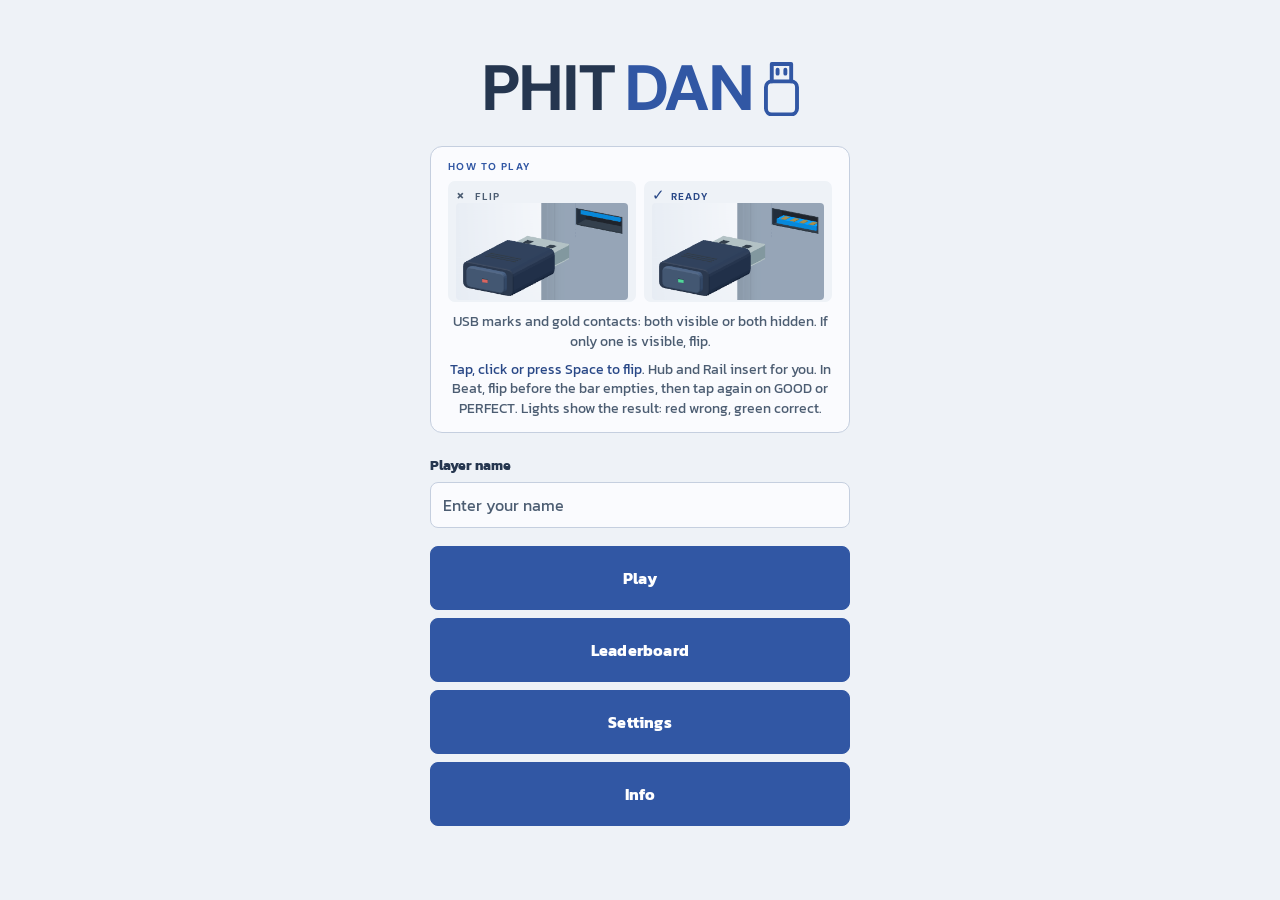
<file: index.html>
<!doctype html>
<html lang="en">
<head>
  <meta charset="UTF-8">
  <meta name="viewport" content="width=device-width, initial-scale=1.0, viewport-fit=cover">
  <meta name="theme-color" content="#eef2f7">
  <meta name="description" content="PHIT DAN is a small browser game about flipping a USB drive the right way before the socket closes.">
  <meta property="og:type" content="website">
  <meta property="og:site_name" content="PHIT DAN">
  <meta property="og:title" content="PHIT DAN">
  <meta property="og:description" content="Flip the USB drive the right way before the socket closes. A small browser game with three modes.">
  <meta property="og:image" content="./assets/og-card.png">
  <meta property="og:image:width" content="1200">
  <meta property="og:image:height" content="630">
  <meta property="og:image:alt" content="PHIT DAN wordmark on a slate background with the three modes Hub, Rail and Beat.">
  <meta name="twitter:card" content="summary_large_image">
  <meta name="twitter:title" content="PHIT DAN">
  <meta name="twitter:description" content="Flip the USB drive the right way before the socket closes. A small browser game with three modes.">
  <meta name="twitter:image" content="./assets/og-card.png">
  <title>PHIT DAN</title>
  <link rel="icon" href="data:image/svg+xml,%3Csvg xmlns='http://www.w3.org/2000/svg' viewBox='0 0 32 32'%3E%3Crect width='32' height='32' rx='7' fill='%233157a4'/%3E%3Cg fill='none' stroke='white' stroke-width='2.2' stroke-linecap='round'%3E%3Cpath d='M12 13V7h8v6'/%3E%3Crect x='9' y='13' width='14' height='13' rx='2.5'/%3E%3C/g%3E%3C/svg%3E">
  <link rel="manifest" href="./manifest.webmanifest">
  <link rel="apple-touch-icon" href="./assets/apple-touch-icon.png">
  <link rel="stylesheet" href="./fonts.css?v=3">
  <link rel="stylesheet" href="./style.css?v=info-6">
</head>
<body>
  <main class="game-shell menu-open" id="game-shell" aria-label="USB game">
    <div class="stage" id="stage">
      <div id="scene" aria-label="3D USB port and flash drive"></div>
    </div>

    <div class="hud">
      <div class="score-chip"><span class="score-label">SCORE</span><strong id="score">00</strong><span class="score-toast" id="score-toast" aria-hidden="true" hidden></span><span class="mode-indicator" id="timing-indicator" hidden>BEAT</span></div>
      <div class="hud-taunt" id="hud-taunt" aria-live="polite" hidden></div>
    </div>
    <div class="timer" id="timer" role="timer" aria-label="Time remaining">
      <span class="sr-only"><span id="timer-label">Inserting in</span> <span id="timer-text">Get ready</span></span>
      <div class="progress-track" id="progress-track" aria-hidden="true">
        <div class="progress-clip"><div id="progress-bar"></div></div>
        <span class="timing-window timing-window-good" id="timing-good-zone" hidden></span>
        <span class="timing-window timing-window-perfect" id="timing-perfect-zone" hidden></span>
        <span class="timing-cursor" id="timing-cursor" hidden></span>
      </div>
    </div>
    <div class="sr-only" id="result" role="status" aria-live="polite"></div>
    <span class="sr-only">In Hub and Rail, tap or click the game area, or press Space to flip; insertion is automatic. In Beat, flip before the timer ends, then tap or click the game area, or press Space, when the timing marker is in the GOOD or PERFECT band.</span>

    <div class="start-overlay" id="start-overlay">
      <div class="overlay-card">

        <h1 id="overlay-title">PHIT <span>DAN</span><svg class="usb-icon" viewBox="7 2 18 28" fill="none" stroke="currentColor" stroke-width="2" stroke-linecap="round" stroke-linejoin="round" aria-hidden="true"><path d="M11 12V3h10v9"/><rect x="8" y="12" width="16" height="17" rx="3"/><path d="M14 6v2m4-2v2"/></svg></h1>
        <div class="game-over-summary" id="overlay-description" hidden>
            <p id="game-over-title">Game over</p>
            <div><span>Score</span> <strong id="final-score">0</strong></div>
            <p class="failure-reason" id="failure-reason">The USB was facing the wrong way.</p>
        </div>
        <div class="result-actions" id="result-actions" hidden>
          <button class="primary" id="start-btn" type="button" hidden>Play again</button>
          <button class="secondary" id="change-player" type="button" hidden>Menu</button>
        </div>
        <section class="taunt-panel" id="taunt-panel" aria-labelledby="taunt-title" hidden>
          <h2 id="taunt-title">Leave a message</h2>
          <p class="taunt-hint">Players who reach <strong id="taunt-score">0</strong> points in this mode will see it while they play.</p>
          <div class="taunt-compose" id="taunt-compose">
            <label class="sr-only" for="taunt-input">Your message for the next player</label>
            <input id="taunt-input" type="text" maxlength="60" autocomplete="off" placeholder="Say something funny...">
            <button class="primary" id="taunt-submit" type="button">Post</button>
          </div>
          <p class="taunt-status" id="taunt-status" role="status" aria-live="polite"></p>
        </section>
        <div class="how-to-play" id="how-to-play" aria-label="How to play">
          <p class="guide-heading">HOW TO PLAY</p>
          <div class="guide-cases" aria-hidden="true">
            <div class="guide-case guide-flip">
              <p class="guide-case-label"><b>×</b> FLIP</p>
              <div class="guide-image"><img class="orientation-guide" src="./assets/guide-flip.png" alt=""><span class="guide-led"></span></div>
            </div>
            <div class="guide-case guide-ready">
              <p class="guide-case-label"><b>✓</b> READY</p>
              <div class="guide-image"><img class="orientation-guide" src="./assets/guide-ready.png" alt=""><span class="guide-led"></span></div>
            </div>
          </div>
          <div class="guide-copy">
            <p>USB marks and gold contacts: both visible or both hidden. If only one is visible, flip.</p>
            <p><span class="guide-control">Tap, click or press Space to flip</span>. Hub and Rail insert for you. In Beat, flip before the bar empties, then tap again on GOOD or PERFECT. Lights show the result: red wrong, green correct.</p>
          </div>
        </div>

        <div class="player-field" id="player-field">
          <label for="player-name">Player name</label>
          <input id="player-name" type="text" maxlength="24" autocomplete="nickname" placeholder="Enter your name" aria-describedby="player-name-error">
          <p id="player-name-error" role="alert" hidden>Please enter your name to play.</p>
        </div>
        <div class="menu-actions" id="menu-actions">
          <button class="menu-button primary" id="play-btn" type="button" aria-controls="mode-field">Play</button>
          <div class="mode-field" id="mode-field" hidden>
            <p class="mode-label">Choose a mode to play</p>
            <div class="mode-buttons">
              <button class="primary" id="play-arcade" type="button">Hub</button>
              <button class="primary" id="play-horizontal" type="button">Rail</button>
              <button class="primary" id="play-timing" type="button">Beat</button>
            </div>
            <button class="menu-button menu-back" id="mode-back" type="button">Back</button>
          </div>
          <button class="menu-button" id="leaderboard-toggle" type="button" aria-controls="leaderboard">Leaderboard</button>
          <details class="settings-menu" id="settings-menu">
            <summary>Settings</summary>
            <div class="settings-panel">
              <button class="sound-toggle" id="sound-toggle" type="button" aria-pressed="true" aria-label="Mute arcade sounds">Sound on</button>
              <button class="sound-toggle" id="taunt-toggle" type="button" aria-pressed="true">Player messages on</button>
              <button class="sound-toggle" id="reset-data" type="button">Clear my data</button>
              <button class="menu-button menu-back" id="settings-back" type="button">Back</button>
            </div>
          </details>
          <details class="settings-menu" id="info-menu">
            <summary>Info</summary>
            <div class="settings-panel">
              <section class="info-block">
                <h2>My links</h2>
                <p>All my links in one place.</p>
                <a class="sound-toggle info-action info-action-pending" id="info-linktree" aria-disabled="true">Link coming soon</a>
              </section>
              <section class="info-block">
                <h2>GitHub</h2>
                <p>Explore the game's open-source code.</p>
                <a class="sound-toggle info-action info-action-pending" id="info-github" aria-disabled="true">GitHub link coming soon</a>
              </section>
              <section class="info-block">
                <h2>Feedback</h2>
                <p>Found a bug or have an idea for the game? Send a note through the feedback form.</p>
                <a class="sound-toggle info-action info-action-pending" id="info-feedback" aria-disabled="true">Feedback link coming soon</a>
              </section>
              <button class="menu-button menu-back" id="info-back" type="button">Back</button>
              <p class="info-footnote"><span id="game-version">v1.0.0</span> · Made with three.js (MIT) · Your scores stay in this browser</p>
            </div>
          </details>
        </div>
        <section class="share-panel" id="share-panel" aria-labelledby="share-title" hidden>
          <h2 id="share-title">Share your score</h2>
          <div class="share-actions">
            <button class="primary" id="share-native" type="button">Share link</button>
            <a class="secondary" id="share-download">Download image</a>
          </div>
          <p id="share-status" role="status" aria-live="polite"></p>
        </section>
        <section class="leaderboard" id="leaderboard" aria-labelledby="leaderboard-title" hidden>
          <h2 id="leaderboard-title" tabindex="-1">Leaderboard</h2>
          <div class="leaderboard-modes" id="leaderboard-modes" aria-label="Leaderboard mode" hidden>
            <button type="button" id="scores-arcade" aria-pressed="true">Hub</button>
            <button type="button" id="scores-horizontal" aria-pressed="false">Rail</button>
            <button type="button" id="scores-timing" aria-pressed="false">Beat</button>
          </div>
          <p class="leaderboard-note" id="leaderboard-mode">Top 10 scores on this device</p>
          <ol id="leaderboard-list" aria-label="Top scores"></ol>
          <div class="leaderboard-current" id="leaderboard-current" hidden></div>
          <p class="leaderboard-empty" id="leaderboard-empty">No scores yet. Play a game to set the first score!</p>
          <p class="leaderboard-error" id="leaderboard-error" role="status" hidden>Scores could not be saved in this browser. They will only last for this session.</p>
        </section>
        <button class="primary leaderboard-back" id="leaderboard-back" type="button" hidden>Back to menu</button>
      </div>
    </div>

    <div class="rotate-notice" id="rotate-notice" role="dialog" aria-modal="true" aria-labelledby="rotate-title" aria-describedby="rotate-copy" hidden>
      <div class="rotate-card">
        <svg class="rotate-icon" viewBox="0 0 48 48" fill="none" stroke="currentColor" stroke-width="2.2" stroke-linecap="round" stroke-linejoin="round" aria-hidden="true"><rect x="15" y="6" width="18" height="30" rx="3"/><path d="M21 10h6"/><path d="M8 38a20 20 0 0 0 32 0"/><path d="M8 33v5h5"/></svg>
        <h2 id="rotate-title">Rotate to portrait</h2>
        <p id="rotate-copy">PHIT DAN plays in portrait. Turn your device upright to keep playing.</p>
      </div>
    </div>

    <div class="pause-notice" id="pause-notice" role="dialog" aria-modal="true" aria-labelledby="pause-title" aria-describedby="pause-copy" hidden>
      <div class="pause-card">
        <svg class="pause-icon" viewBox="0 0 48 48" fill="none" stroke="currentColor" stroke-width="2.2" stroke-linecap="round" stroke-linejoin="round" aria-hidden="true"><rect x="11" y="9" width="10" height="30" rx="2.5"/><rect x="27" y="9" width="10" height="30" rx="2.5"/></svg>
        <h2 id="pause-title">Paused</h2>
        <p id="pause-copy">Your run is on hold. Nothing moves and no deadline runs while this screen is up. Continue gives you a 3-second countdown before play resumes.</p>
        <p class="pause-countdown" id="pause-countdown" aria-live="assertive" hidden>3</p>
        <button class="primary" id="pause-resume" type="button">Continue</button>
      </div>
    </div>
  </main>
  <script src="./share-score.js?v=card-3"></script>
  <script type="module" src="./game.js?v=info-9"></script>
</body>
</html>
</file>
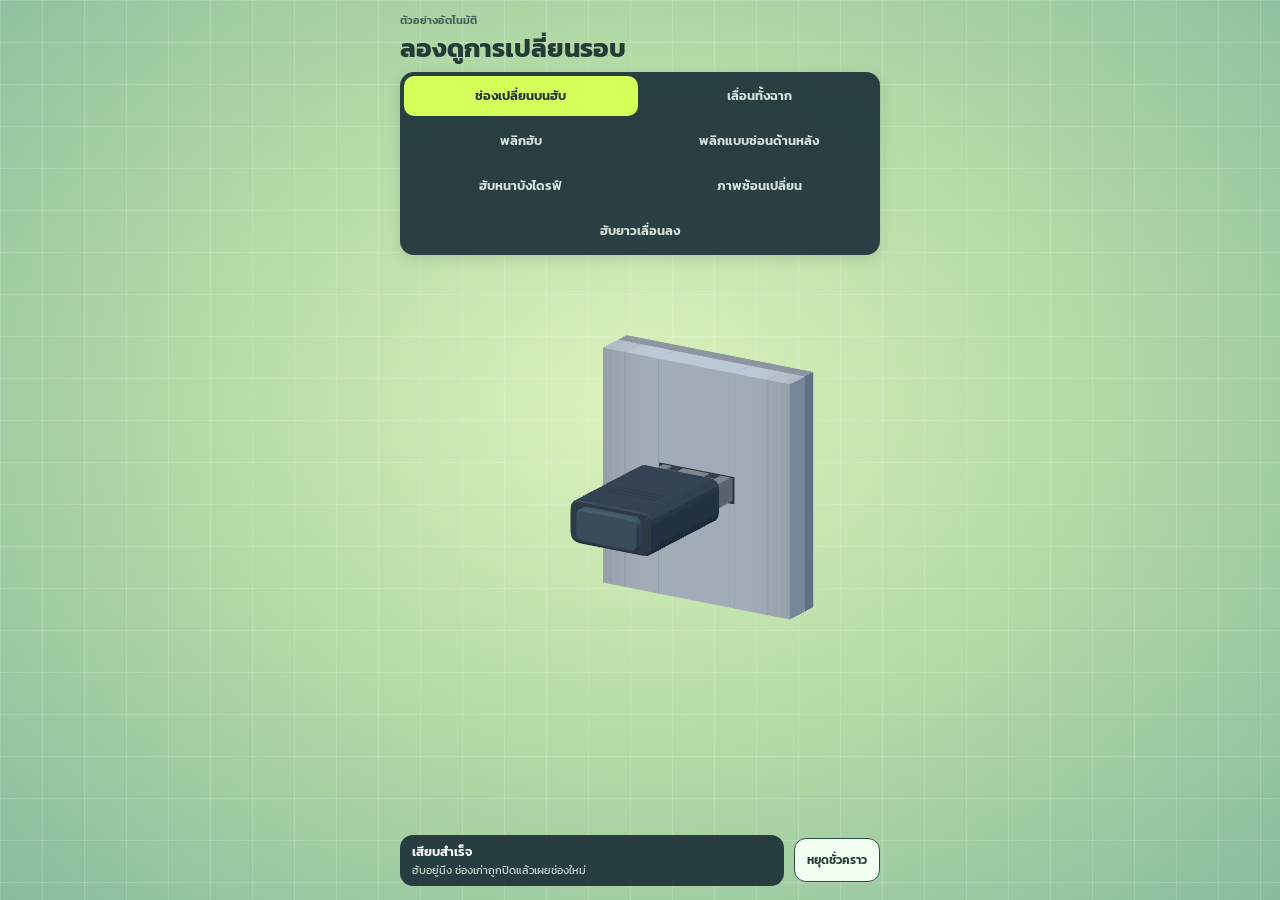
<file: transition-preview.html>
<!doctype html>
<html lang="th">
<head>
  <meta charset="UTF-8">
  <meta name="viewport" content="width=device-width, initial-scale=1.0, viewport-fit=cover">
  <meta name="theme-color" content="#17142e">
  <title>ทดลองการเปลี่ยนรอบ — USB?</title>
  <link rel="stylesheet" href="./fonts.css?v=3">
  <link rel="stylesheet" href="./style.css?v=arcade-palette-1">
  <link rel="stylesheet" href="./transition-preview.css?v=6">
</head>
<body>
  <main class="game-shell preview-shell" aria-label="ทดลองเปรียบเทียบการเปลี่ยนรอบ">
    <div class="stage" aria-hidden="true"></div>
    <div id="preview-scene" aria-label="ภาพตัวอย่างสามมิติของการเปลี่ยนช่อง USB"></div>
    <header class="preview-header">
      <div class="preview-topline"><span>ตัวอย่างอัตโนมัติ</span></div>
      <h1>ลองดูการเปลี่ยนรอบ</h1>
      <div class="preview-choices" role="group" aria-label="เลือกแบบที่ต้องการเปรียบเทียบ">
        <button type="button" id="mode-cover" aria-pressed="true">ช่องเปลี่ยนบนฮับ</button>
        <button type="button" id="mode-slide" aria-pressed="false">เลื่อนทั้งฉาก</button>
        <button type="button" id="mode-flip" aria-pressed="false">พลิกฮับ</button>
        <button type="button" id="mode-flip-hidden" aria-pressed="false">พลิกแบบซ่อนด้านหลัง</button>
        <button type="button" id="mode-thick" aria-pressed="false">ฮับหนาบังไดรฟ์</button>
        <button type="button" id="mode-dissolve" aria-pressed="false">ภาพซ้อนเปลี่ยน</button>
        <button type="button" id="mode-scroll" aria-pressed="false">ฮับยาวเลื่อนลง</button>
      </div>
    </header>
    <footer class="preview-footer">
      <div class="preview-info"><strong id="preview-step">กำลังเตรียมตัวอย่าง</strong><span id="preview-description">ฮับอยู่นิ่ง ช่องเก่าถูกปิดแล้วเผยช่องใหม่</span></div>
      <button type="button" id="pause-btn" aria-pressed="false">หยุดชั่วคราว</button>
    </footer>
  </main>
  <script type="module" src="./transition-preview.js?v=8"></script>
</body>
</html>
</file>
<file: fonts.css>
/* Self-hosted DM Sans and Kanit, downloaded from the Google Fonts API. */
/* Both families are licensed under the SIL Open Font License 1.1. */
@font-face {
  font-family: 'DM Sans';
  font-style: normal;
  font-weight: 500;
  font-display: swap;
  src: url('./assets/fonts/dm-sans-latin-ext.woff2') format('woff2');
  unicode-range: U+0100-02BA, U+02BD-02C5, U+02C7-02CC, U+02CE-02D7, U+02DD-02FF, U+0304, U+0308, U+0329, U+1D00-1DBF, U+1E00-1E9F, U+1EF2-1EFF, U+2020, U+20A0-20AB, U+20AD-20C4, U+2113, U+2C60-2C7F, U+A720-A7FF;
}
@font-face {
  font-family: 'DM Sans';
  font-style: normal;
  font-weight: 500;
  font-display: swap;
  src: url('./assets/fonts/dm-sans-latin.woff2') format('woff2');
  unicode-range: U+0000-00FF, U+0131, U+0152-0153, U+02BB-02BC, U+02C6, U+02DA, U+02DC, U+0304, U+0308, U+0329, U+2000-206F, U+20AC, U+2122, U+2191, U+2193, U+2212, U+2215, U+FEFF, U+FFFD;
}
@font-face {
  font-family: 'DM Sans';
  font-style: normal;
  font-weight: 600;
  font-display: swap;
  src: url('./assets/fonts/dm-sans-latin-ext.woff2') format('woff2');
  unicode-range: U+0100-02BA, U+02BD-02C5, U+02C7-02CC, U+02CE-02D7, U+02DD-02FF, U+0304, U+0308, U+0329, U+1D00-1DBF, U+1E00-1E9F, U+1EF2-1EFF, U+2020, U+20A0-20AB, U+20AD-20C4, U+2113, U+2C60-2C7F, U+A720-A7FF;
}
@font-face {
  font-family: 'DM Sans';
  font-style: normal;
  font-weight: 600;
  font-display: swap;
  src: url('./assets/fonts/dm-sans-latin.woff2') format('woff2');
  unicode-range: U+0000-00FF, U+0131, U+0152-0153, U+02BB-02BC, U+02C6, U+02DA, U+02DC, U+0304, U+0308, U+0329, U+2000-206F, U+20AC, U+2122, U+2191, U+2193, U+2212, U+2215, U+FEFF, U+FFFD;
}
@font-face {
  font-family: 'DM Sans';
  font-style: normal;
  font-weight: 700;
  font-display: swap;
  src: url('./assets/fonts/dm-sans-latin-ext.woff2') format('woff2');
  unicode-range: U+0100-02BA, U+02BD-02C5, U+02C7-02CC, U+02CE-02D7, U+02DD-02FF, U+0304, U+0308, U+0329, U+1D00-1DBF, U+1E00-1E9F, U+1EF2-1EFF, U+2020, U+20A0-20AB, U+20AD-20C4, U+2113, U+2C60-2C7F, U+A720-A7FF;
}
@font-face {
  font-family: 'DM Sans';
  font-style: normal;
  font-weight: 700;
  font-display: swap;
  src: url('./assets/fonts/dm-sans-latin.woff2') format('woff2');
  unicode-range: U+0000-00FF, U+0131, U+0152-0153, U+02BB-02BC, U+02C6, U+02DA, U+02DC, U+0304, U+0308, U+0329, U+2000-206F, U+20AC, U+2122, U+2191, U+2193, U+2212, U+2215, U+FEFF, U+FFFD;
}
@font-face {
  font-family: 'DM Sans';
  font-style: normal;
  font-weight: 800;
  font-display: swap;
  src: url('./assets/fonts/dm-sans-latin-ext.woff2') format('woff2');
  unicode-range: U+0100-02BA, U+02BD-02C5, U+02C7-02CC, U+02CE-02D7, U+02DD-02FF, U+0304, U+0308, U+0329, U+1D00-1DBF, U+1E00-1E9F, U+1EF2-1EFF, U+2020, U+20A0-20AB, U+20AD-20C4, U+2113, U+2C60-2C7F, U+A720-A7FF;
}
@font-face {
  font-family: 'DM Sans';
  font-style: normal;
  font-weight: 800;
  font-display: swap;
  src: url('./assets/fonts/dm-sans-latin.woff2') format('woff2');
  unicode-range: U+0000-00FF, U+0131, U+0152-0153, U+02BB-02BC, U+02C6, U+02DA, U+02DC, U+0304, U+0308, U+0329, U+2000-206F, U+20AC, U+2122, U+2191, U+2193, U+2212, U+2215, U+FEFF, U+FFFD;
}
@font-face {
  font-family: 'Kanit';
  font-style: normal;
  font-weight: 400;
  font-display: swap;
  src: url('./assets/fonts/kanit-thai.woff2') format('woff2');
  unicode-range: U+02D7, U+0303, U+0331, U+0E01-0E5B, U+200C-200D, U+25CC;
}
@font-face {
  font-family: 'Kanit';
  font-style: normal;
  font-weight: 400;
  font-display: swap;
  src: url('./assets/fonts/kanit-vietnamese.woff2') format('woff2');
  unicode-range: U+0102-0103, U+0110-0111, U+0128-0129, U+0168-0169, U+01A0-01A1, U+01AF-01B0, U+0300-0301, U+0303-0304, U+0308-0309, U+0323, U+0329, U+1EA0-1EF9, U+20AB;
}
@font-face {
  font-family: 'Kanit';
  font-style: normal;
  font-weight: 400;
  font-display: swap;
  src: url('./assets/fonts/kanit-latin-ext.woff2') format('woff2');
  unicode-range: U+0100-02BA, U+02BD-02C5, U+02C7-02CC, U+02CE-02D7, U+02DD-02FF, U+0304, U+0308, U+0329, U+1D00-1DBF, U+1E00-1E9F, U+1EF2-1EFF, U+2020, U+20A0-20AB, U+20AD-20C4, U+2113, U+2C60-2C7F, U+A720-A7FF;
}
@font-face {
  font-family: 'Kanit';
  font-style: normal;
  font-weight: 400;
  font-display: swap;
  src: url('./assets/fonts/kanit-latin.woff2') format('woff2');
  unicode-range: U+0000-00FF, U+0131, U+0152-0153, U+02BB-02BC, U+02C6, U+02DA, U+02DC, U+0304, U+0308, U+0329, U+2000-206F, U+20AC, U+2122, U+2191, U+2193, U+2212, U+2215, U+FEFF, U+FFFD;
}
@font-face {
  font-family: 'Kanit';
  font-style: normal;
  font-weight: 500;
  font-display: swap;
  src: url('./assets/fonts/kanit-thai-2.woff2') format('woff2');
  unicode-range: U+02D7, U+0303, U+0331, U+0E01-0E5B, U+200C-200D, U+25CC;
}
@font-face {
  font-family: 'Kanit';
  font-style: normal;
  font-weight: 500;
  font-display: swap;
  src: url('./assets/fonts/kanit-vietnamese-2.woff2') format('woff2');
  unicode-range: U+0102-0103, U+0110-0111, U+0128-0129, U+0168-0169, U+01A0-01A1, U+01AF-01B0, U+0300-0301, U+0303-0304, U+0308-0309, U+0323, U+0329, U+1EA0-1EF9, U+20AB;
}
@font-face {
  font-family: 'Kanit';
  font-style: normal;
  font-weight: 500;
  font-display: swap;
  src: url('./assets/fonts/kanit-latin-ext-2.woff2') format('woff2');
  unicode-range: U+0100-02BA, U+02BD-02C5, U+02C7-02CC, U+02CE-02D7, U+02DD-02FF, U+0304, U+0308, U+0329, U+1D00-1DBF, U+1E00-1E9F, U+1EF2-1EFF, U+2020, U+20A0-20AB, U+20AD-20C4, U+2113, U+2C60-2C7F, U+A720-A7FF;
}
@font-face {
  font-family: 'Kanit';
  font-style: normal;
  font-weight: 500;
  font-display: swap;
  src: url('./assets/fonts/kanit-latin-2.woff2') format('woff2');
  unicode-range: U+0000-00FF, U+0131, U+0152-0153, U+02BB-02BC, U+02C6, U+02DA, U+02DC, U+0304, U+0308, U+0329, U+2000-206F, U+20AC, U+2122, U+2191, U+2193, U+2212, U+2215, U+FEFF, U+FFFD;
}
@font-face {
  font-family: 'Kanit';
  font-style: normal;
  font-weight: 600;
  font-display: swap;
  src: url('./assets/fonts/kanit-thai-3.woff2') format('woff2');
  unicode-range: U+02D7, U+0303, U+0331, U+0E01-0E5B, U+200C-200D, U+25CC;
}
@font-face {
  font-family: 'Kanit';
  font-style: normal;
  font-weight: 600;
  font-display: swap;
  src: url('./assets/fonts/kanit-vietnamese-3.woff2') format('woff2');
  unicode-range: U+0102-0103, U+0110-0111, U+0128-0129, U+0168-0169, U+01A0-01A1, U+01AF-01B0, U+0300-0301, U+0303-0304, U+0308-0309, U+0323, U+0329, U+1EA0-1EF9, U+20AB;
}
@font-face {
  font-family: 'Kanit';
  font-style: normal;
  font-weight: 600;
  font-display: swap;
  src: url('./assets/fonts/kanit-latin-ext-3.woff2') format('woff2');
  unicode-range: U+0100-02BA, U+02BD-02C5, U+02C7-02CC, U+02CE-02D7, U+02DD-02FF, U+0304, U+0308, U+0329, U+1D00-1DBF, U+1E00-1E9F, U+1EF2-1EFF, U+2020, U+20A0-20AB, U+20AD-20C4, U+2113, U+2C60-2C7F, U+A720-A7FF;
}
@font-face {
  font-family: 'Kanit';
  font-style: normal;
  font-weight: 600;
  font-display: swap;
  src: url('./assets/fonts/kanit-latin-3.woff2') format('woff2');
  unicode-range: U+0000-00FF, U+0131, U+0152-0153, U+02BB-02BC, U+02C6, U+02DA, U+02DC, U+0304, U+0308, U+0329, U+2000-206F, U+20AC, U+2122, U+2191, U+2193, U+2212, U+2215, U+FEFF, U+FFFD;
}
@font-face {
  font-family: 'Kanit';
  font-style: normal;
  font-weight: 700;
  font-display: swap;
  src: url('./assets/fonts/kanit-thai-4.woff2') format('woff2');
  unicode-range: U+02D7, U+0303, U+0331, U+0E01-0E5B, U+200C-200D, U+25CC;
}
@font-face {
  font-family: 'Kanit';
  font-style: normal;
  font-weight: 700;
  font-display: swap;
  src: url('./assets/fonts/kanit-vietnamese-4.woff2') format('woff2');
  unicode-range: U+0102-0103, U+0110-0111, U+0128-0129, U+0168-0169, U+01A0-01A1, U+01AF-01B0, U+0300-0301, U+0303-0304, U+0308-0309, U+0323, U+0329, U+1EA0-1EF9, U+20AB;
}
@font-face {
  font-family: 'Kanit';
  font-style: normal;
  font-weight: 700;
  font-display: swap;
  src: url('./assets/fonts/kanit-latin-ext-4.woff2') format('woff2');
  unicode-range: U+0100-02BA, U+02BD-02C5, U+02C7-02CC, U+02CE-02D7, U+02DD-02FF, U+0304, U+0308, U+0329, U+1D00-1DBF, U+1E00-1E9F, U+1EF2-1EFF, U+2020, U+20A0-20AB, U+20AD-20C4, U+2113, U+2C60-2C7F, U+A720-A7FF;
}
@font-face {
  font-family: 'Kanit';
  font-style: normal;
  font-weight: 700;
  font-display: swap;
  src: url('./assets/fonts/kanit-latin-4.woff2') format('woff2');
  unicode-range: U+0000-00FF, U+0131, U+0152-0153, U+02BB-02BC, U+02C6, U+02DA, U+02DC, U+0304, U+0308, U+0329, U+2000-206F, U+20AC, U+2122, U+2191, U+2193, U+2212, U+2215, U+FEFF, U+FFFD;
}
@font-face {
  font-family: 'Kanit';
  font-style: normal;
  font-weight: 800;
  font-display: swap;
  src: url('./assets/fonts/kanit-thai-5.woff2') format('woff2');
  unicode-range: U+02D7, U+0303, U+0331, U+0E01-0E5B, U+200C-200D, U+25CC;
}
@font-face {
  font-family: 'Kanit';
  font-style: normal;
  font-weight: 800;
  font-display: swap;
  src: url('./assets/fonts/kanit-vietnamese-5.woff2') format('woff2');
  unicode-range: U+0102-0103, U+0110-0111, U+0128-0129, U+0168-0169, U+01A0-01A1, U+01AF-01B0, U+0300-0301, U+0303-0304, U+0308-0309, U+0323, U+0329, U+1EA0-1EF9, U+20AB;
}
@font-face {
  font-family: 'Kanit';
  font-style: normal;
  font-weight: 800;
  font-display: swap;
  src: url('./assets/fonts/kanit-latin-ext-5.woff2') format('woff2');
  unicode-range: U+0100-02BA, U+02BD-02C5, U+02C7-02CC, U+02CE-02D7, U+02DD-02FF, U+0304, U+0308, U+0329, U+1D00-1DBF, U+1E00-1E9F, U+1EF2-1EFF, U+2020, U+20A0-20AB, U+20AD-20C4, U+2113, U+2C60-2C7F, U+A720-A7FF;
}
@font-face {
  font-family: 'Kanit';
  font-style: normal;
  font-weight: 800;
  font-display: swap;
  src: url('./assets/fonts/kanit-latin-5.woff2') format('woff2');
  unicode-range: U+0000-00FF, U+0131, U+0152-0153, U+02BB-02BC, U+02C6, U+02DA, U+02DC, U+0304, U+0308, U+0329, U+2000-206F, U+20AC, U+2122, U+2191, U+2193, U+2212, U+2215, U+FEFF, U+FFFD;
}
</file>
<file: style.css>
:root{--canvas:#eef2f7;--surface:#fafbfe;--ink:#25364f;--muted:#4c5d72;--accent:#3157a4;--accent-dark:#294887;--line:#c5cfdf;--selection:#dfe8f6;--stage-light:#f7f9fc;--stage-mid:#e5ebf3;--stage-dark:#d1dbe8;--track:#dbe4ef;--timer:#2b3f5c;--diagram-drive:#25364f;--diagram-metal:#b3c2c5;font-family:'Kanit','DM Sans',sans-serif;color:var(--ink);background:var(--canvas);font-synthesis:none}
:root{color-scheme:light;--focus:#345e70;--button-bg:var(--accent);--button-hover:var(--accent-dark);--button-text:#fff;--button-edge:#d4e0ef;--button-shadow:#9eacc0;--button-active-bg:#e8eef7;--timer-warning:#a9711f;--timer-critical:#ad4a55;--timing-good:#46618c;--timing-perfect:#f0b64a;--timing-cursor:#f8fafc;--timing-cursor-edge:#25364f;--danger:#a14c46;--subtle:#718481;--soft-ink:#657a7c;--badge:#667e80;--badge-faint:#899b99;--border-subtle:#dce4df;--empty-ink:#a5b5af;--toast-bg:#fafbfe;--toast-border:rgba(49,87,164,.2);--toast-shadow:rgba(37,54,79,.1);--button-subtext:#dfe8f6;--gold:#d9ae3c;--gold-ink:#8a6407;--silver:#aab6c6;--bronze:#c2804a}
*{box-sizing:border-box}
html,body{width:100%;height:100%;margin:0;overflow:hidden;overscroll-behavior:none;-webkit-text-size-adjust:100%;text-size-adjust:100%}
html{-webkit-tap-highlight-color:transparent}
button{font:inherit;cursor:pointer;touch-action:manipulation}
button:focus-visible{outline:3px solid var(--focus);outline-offset:4px}
button:disabled{cursor:not-allowed;opacity:.55}
[hidden]{display:none!important}
.sr-only{position:absolute;width:1px;height:1px;padding:0;margin:-1px;overflow:hidden;clip:rect(0,0,0,0);white-space:nowrap;border:0}
.game-shell{position:relative;width:100%;height:100vh;height:100dvh;overflow:hidden;background:var(--stage-mid)}
.stage,#scene{position:absolute;inset:0}
.stage{overflow:hidden;touch-action:manipulation;-webkit-user-select:none;user-select:none;-webkit-touch-callout:none;background:radial-gradient(ellipse at 48% 32%,var(--stage-light,#edf2ed) 0,var(--stage-mid,#dce7e3) 60%,var(--stage-dark,#cbdad6) 100%)}
.stage:before{content:'';position:absolute;inset:0;pointer-events:none}
#scene canvas{display:block;width:100%;height:100%}
.hud{position:absolute;z-index:2;top:max(22px,calc(env(safe-area-inset-top) + 14px));left:max(22px,calc(env(safe-area-inset-left) + 14px));pointer-events:none}
.score-chip{position:relative;display:flex;flex-direction:column;align-items:flex-start;gap:5px;line-height:1}
.score-label{font:700 10px/1 'DM Sans',sans-serif;letter-spacing:1.5px;color:var(--muted)}
.score-chip strong{display:block;font:800 32px/1 'DM Sans',sans-serif;letter-spacing:-1px;font-variant-numeric:tabular-nums;color:var(--ink);transform-origin:left center}
.mode-indicator{font:700 10px/1 'DM Sans',sans-serif;letter-spacing:1px;color:var(--accent-dark)}
.score-toast{position:absolute;z-index:4;top:calc(100% + 4px);left:0;max-width:min(82vw,240px);padding:5px 8px;border:1px solid var(--toast-border);border-radius:999px;background:var(--toast-bg);color:var(--accent-dark);font:800 clamp(11px,3.2vw,14px)/1.15 'DM Sans',sans-serif;letter-spacing:.025em;white-space:nowrap;text-align:left;text-shadow:none;box-shadow:0 3px 10px var(--toast-shadow);pointer-events:none}
.score-toast.graded{max-width:min(82vw,240px)}
.score-toast.pop{animation:score-toast .62s ease-out both}
.score-chip.scored strong{animation:score-hit .24s ease-out}
/* Player messages are plain theme text in the empty column left of the hub. */
.hud-taunt{position:fixed;z-index:2;top:21vh;left:max(22px,calc(env(safe-area-inset-left) + 14px));display:grid;gap:6px;width:min(34vw,150px);margin:0;text-align:left;pointer-events:none}
.hud-taunt-item{display:flex;flex-direction:column;gap:5px;min-width:0}
.hud-taunt-text{display:block;color:var(--accent-dark);font:600 13px/1.5 'Kanit','DM Sans',sans-serif;letter-spacing:.1px;overflow-wrap:anywhere}
.hud-taunt-meta{display:flex;align-items:baseline;gap:7px;min-width:0;color:var(--muted);font:700 10px/1.2 'DM Sans',sans-serif;letter-spacing:.4px}
.hud-taunt-author{color:var(--muted);min-width:0;overflow:hidden;text-overflow:ellipsis;white-space:nowrap}
.hud-taunt-score{flex:none;white-space:nowrap}
.hud-taunt-score::before{content:"";display:inline-block;width:9px;height:1px;margin-right:6px;vertical-align:middle;background:currentColor;opacity:.45}
.timer{position:absolute;z-index:2;top:max(48px,calc(env(safe-area-inset-top) + 40px));left:calc(50% + min(10vw,55px));width:min(210px,45vw);transform:translateX(-50%);pointer-events:none}
.progress-track{position:relative;height:16px;border:2px solid var(--surface);border-radius:99px;overflow:hidden;background:var(--track);box-shadow:0 0 0 1px var(--line)}
.progress-clip{position:absolute;inset:0;z-index:0;border-radius:99px;overflow:clip;pointer-events:none}
#progress-bar{width:100%;height:100%;background:var(--timer);transform-origin:left center;transition:background-color .12s}
#progress-bar.warning{background:var(--timer-warning)}
#progress-bar.critical{background:var(--timer-critical)}
.timing-window{position:absolute;top:0;bottom:0;z-index:1;pointer-events:none}
.timing-window-good{background:var(--timing-good)}
.timing-window-perfect{border-inline:2px solid var(--surface);background:var(--timing-perfect);box-shadow:0 0 8px rgba(168,120,32,.35)}
.timing-cursor{position:absolute;z-index:2;top:-4px;bottom:-4px;left:0;width:6px;border:1px solid var(--timing-cursor-edge);border-radius:3px;background:var(--timing-cursor);box-shadow:0 0 6px rgba(37,54,79,.4);transform:translateX(-50%);pointer-events:none}
.timing-mode .progress-track{overflow:visible}
@keyframes score-toast{0%{opacity:0;transform:translateY(4px)}18%{opacity:1;transform:translateY(0)}72%{opacity:1}100%{opacity:0;transform:translateY(-2px)}}
@keyframes score-hit{0%{transform:scale(1);color:var(--ink)}35%{transform:scale(1.08);color:var(--accent)}100%{transform:scale(1);color:var(--ink)}}
.menu-open .hud,.menu-open .timer,.transitioning .timer,.result-failure .timer{visibility:hidden}
.start-overlay{position:absolute;z-index:5;inset:0;display:grid;place-items:center;padding:max(24px,env(safe-area-inset-top)) max(20px,env(safe-area-inset-right)) max(24px,env(safe-area-inset-bottom)) max(20px,env(safe-area-inset-left));background:var(--canvas);overflow:auto}
.start-overlay.hidden{display:none}
.overlay-card{width:min(420px,100%);margin:auto;text-align:center}

.settings-menu{position:relative;width:100%;margin:0;text-align:center}
.settings-menu>summary{display:flex;align-items:center;justify-content:center;width:100%;min-height:64px;margin:0;padding:12px 16px;border:1px solid var(--button-bg);border-radius:8px;background:var(--button-bg);color:var(--button-text);cursor:pointer;font:700 16px/1.2 'Kanit','DM Sans',sans-serif;letter-spacing:.2px;list-style:none}
.settings-menu>summary::-webkit-details-marker{display:none}
.settings-menu>summary:hover{background:var(--button-hover);border-color:var(--button-hover)}
.settings-menu[open]>summary{display:none}
.settings-menu>summary:focus-visible{outline:3px solid var(--focus);outline-offset:4px}
.settings-panel{display:grid;gap:8px;width:100%;padding:0;border:0;background:transparent;text-align:center}
.sound-toggle{display:flex;align-items:center;justify-content:center;width:100%;min-height:64px;margin:0;padding:12px 16px;border:1px solid var(--button-bg);border-radius:8px;background:var(--button-bg);color:var(--button-text);font:700 16px/1.2 'Kanit','DM Sans',sans-serif;letter-spacing:.2px}
.sound-toggle:hover{background:var(--button-hover);border-color:var(--button-hover)}
.sound-toggle[aria-pressed="false"]{border-color:var(--line);background:var(--surface);color:var(--muted)}
.settings-panel .menu-back{margin-top:0}
.info-block{display:grid;gap:8px;padding:12px 14px;border:1px solid var(--line);border-radius:8px;background:var(--surface);text-align:left}
.info-block h2{margin:0;color:var(--ink);font:800 15px/1.3 'DM Sans',sans-serif}
.info-block p{margin:0;color:var(--muted);font:500 13px/1.45 'Kanit','DM Sans',sans-serif}
.info-action{border-color:var(--button-bg);background:var(--button-bg);color:var(--button-text);font-size:15px;text-decoration:none}
.info-action:hover{background:var(--button-hover);border-color:var(--button-hover);color:var(--button-text)}
.info-footnote{margin:2px 0 0;color:var(--muted);font:500 12px/1.45 'Kanit','DM Sans',sans-serif;text-align:center}
.info-action-pending{background:var(--surface);border-color:var(--line);color:var(--muted);cursor:default}
.info-action-pending:hover{background:var(--surface);border-color:var(--line);color:var(--muted)}
.overlay-badge{display:inline-block;color:var(--badge);font:700 10px 'DM Sans',sans-serif;letter-spacing:1.8px}
.overlay-badge span{color:var(--badge-faint)}
.overlay-card h1{display:flex;align-items:center;justify-content:center;gap:.16em;margin:0 0 22px;font:800 clamp(38px,7vw,64px)/1.1 'DM Sans',sans-serif;letter-spacing:-2px;color:var(--ink)}
.usb-icon{width:auto;height:.85em;flex:none;margin-left:.02em;color:var(--accent);letter-spacing:normal}
.overlay-card h1 span{color:var(--accent)}
.overlay-card>p{margin:7px 0 20px;color:var(--soft-ink);font-size:16px}
.game-over-summary{margin:0 0 16px;color:var(--ink)}
.game-over-summary p{margin:0 0 12px;color:var(--muted);font:700 13px/1.2 'DM Sans',sans-serif;letter-spacing:1.3px;text-transform:uppercase}
.game-over-summary div{display:flex;align-items:center;justify-content:center;gap:12px}
.game-over-summary span{font:700 22px/1 'DM Sans',sans-serif}
.game-over-summary strong{color:var(--accent);font:800 clamp(44px,10vw,56px)/1 'DM Sans',sans-serif;font-variant-numeric:tabular-nums}
.game-over-summary .failure-reason{margin:10px 0 0;color:var(--muted);font:500 14px/1.4 'Kanit','DM Sans',sans-serif;letter-spacing:normal;text-transform:none}
.how-to-play{width:100%;margin:0 auto 22px;padding:14px 17px;border:1px solid var(--line);border-radius:12px;background:var(--surface);color:var(--muted);font-size:14px;line-height:1.4;text-align:left}
.orientation-guide{display:block;width:100%;height:auto;border-radius:4px}
.guide-image{position:relative}
.guide-led{position:absolute;left:15.2%;top:78.1%;width:3.2%;height:4.1%;clip-path:polygon(0 0,100% 20%,100% 100%,0 80%)}
.guide-flip .guide-led{background:#d96560}
.guide-ready .guide-led{background:#51d69a}

.guide-cases{display:grid;grid-template-columns:repeat(2,minmax(0,1fr));gap:8px;margin:8px 0 10px}
.guide-case{min-width:0;padding:7px 8px 2px;border-radius:7px;background:var(--canvas)}
.how-to-play .guide-case-label{margin:0;color:var(--muted);font:700 10px/1.2 'DM Sans',sans-serif;letter-spacing:1px}
.guide-case-label b{display:inline-block;width:16px;font-size:15px;line-height:1}
.how-to-play .guide-ready .guide-case-label{color:var(--accent-dark)}
.guide-copy{min-width:0;text-align:center}
.guide-control{color:var(--accent-dark)}
.how-to-play .guide-heading{margin:0 0 7px;color:var(--accent);font:700 10px/1.2 'DM Sans',sans-serif;letter-spacing:1.4px}
.how-to-play p{margin:0}
.how-to-play p+p{margin-top:8px}


.player-field{width:100%;margin:0 auto 18px;text-align:left}
.player-field label{display:block;margin:0 0 6px;color:var(--ink);font-size:14px;font-weight:700}
.menu-actions{display:grid;gap:8px;width:100%;margin:0 auto 20px;text-align:center}
.mode-field{width:100%;text-align:left}
.mode-field .mode-label{display:block;margin:0 0 6px;color:var(--ink);font-size:14px;font-weight:700}
.player-field input{width:100%;min-height:46px;border:1px solid var(--line);border-radius:8px;background:var(--surface);color:var(--ink);font:inherit;font-size:16px;padding:10px 12px}
.player-field input::placeholder{color:var(--muted);opacity:1}
.player-field input:focus-visible{outline:3px solid var(--focus);outline-offset:2px}
.mode-buttons{display:grid;grid-template-columns:1fr;gap:8px}
.player-field p{margin:5px 0 0;color:var(--danger);font-size:13px}
.primary{min-height:44px;border:0;border-radius:8px;background:var(--button-bg);color:var(--button-text);font-weight:700;padding:12px 28px;margin:0 0 20px}.primary:hover,.primary:active{background:var(--button-hover)}
.secondary{min-height:44px;border:1px solid var(--line);border-radius:8px;background:transparent;color:var(--accent-dark);font-weight:700;padding:11px 20px;margin:0 0 20px 8px}.secondary:hover{background:var(--surface)}
.menu-button,.mode-buttons .primary{display:flex;flex-direction:column;align-items:center;justify-content:center;width:100%;min-height:64px;margin:0;padding:12px 10px;border:1px solid var(--button-bg);border-radius:8px;background:var(--button-bg);color:var(--button-text);font:700 16px/1.25 'Kanit','DM Sans',sans-serif;letter-spacing:.2px;text-align:center}
.menu-button:hover,.mode-buttons .primary:hover{background:var(--button-hover);border-color:var(--button-hover)}
.menu-back{margin-top:8px;border-color:var(--line);background:transparent;color:var(--accent-dark)}
.menu-back:hover{background:var(--button-active-bg);border-color:var(--line)}
.taunt-panel{margin:0 0 14px;padding:14px 16px;border:1px solid var(--line);border-radius:12px;background:var(--surface);text-align:left}
.taunt-panel h2{margin:0 0 6px;color:var(--ink);font:800 16px/1.3 'DM Sans',sans-serif}
.taunt-hint{margin:0 0 12px;color:var(--muted);font-size:13px;line-height:1.4}
.taunt-hint strong{color:var(--accent)}
.taunt-compose{display:flex;gap:8px}
.taunt-compose input{flex:1;min-width:0;min-height:44px;border:1px solid var(--line);border-radius:8px;background:var(--canvas);color:var(--ink);font:inherit;font-size:16px;padding:10px 12px}
.taunt-compose input::placeholder{color:var(--muted);opacity:1}
.taunt-compose input:focus-visible{outline:3px solid var(--focus);outline-offset:2px}
.taunt-compose .primary{flex:none;margin:0;padding:10px 18px}
.taunt-status{margin:8px 0 0;color:var(--muted);font-size:13px;line-height:1.4}
.taunt-status:empty{display:none}
.share-panel{margin:0 0 14px;padding:14px 16px;border:1px solid var(--line);border-radius:12px;background:var(--surface);text-align:left}
.share-panel h2{margin:0;font:800 16px/1.3 'DM Sans',sans-serif}
.share-actions{display:flex;gap:8px;margin:12px 0 0}
.share-actions .primary,.share-actions .secondary{flex:1;display:flex;justify-content:center;align-items:center;margin:0;padding:10px;text-align:center;text-decoration:none;font-size:14px}
.share-panel p{margin:8px 0 0;color:var(--muted);font-size:13px;line-height:1.4}
.share-panel p:empty{display:none}
.leaderboard-back{margin:14px 0 20px}
.leaderboard{width:100%;margin:0 auto;padding:16px 20px;border:1px solid var(--line);border-radius:12px;background:var(--surface);text-align:left}
.leaderboard h2{margin:0;color:var(--ink);font:800 16px/1.3 'DM Sans',sans-serif}
.leaderboard-modes{display:flex;gap:6px;margin-top:12px}
.leaderboard-modes button{flex:1;min-height:44px;padding:6px 8px;border:1px solid var(--line);border-radius:6px;background:transparent;color:var(--accent-dark);font-weight:700}
.leaderboard-modes button[aria-pressed="true"]{background:var(--button-bg);color:var(--button-text)}
.leaderboard-note,.leaderboard-empty,.leaderboard-error{margin:5px 0 0;color:var(--muted);font-size:13px;line-height:1.4}
.leaderboard-error{color:var(--danger)}
.leaderboard ol{margin:10px 0 0;padding:0;list-style:none}
.leaderboard li{display:flex;align-items:center;justify-content:space-between;gap:10px;min-height:32px;padding:5px 0;border-top:1px solid var(--border-subtle);color:var(--ink);font:700 14px/1.4 'DM Sans',sans-serif;font-variant-numeric:tabular-nums}
.leaderboard .rank{flex:none;display:flex;align-items:center;justify-content:center;width:24px;height:24px;color:var(--subtle);font:700 13px/1 'DM Sans',sans-serif;font-variant-numeric:tabular-nums}
.leaderboard .rank.royal{position:relative;width:24px;height:24px;color:var(--medal)}
.leaderboard .rank.royal svg{position:absolute;inset:0;width:100%;height:100%;overflow:visible;filter:drop-shadow(0 1px 1px rgba(37,54,79,.3))}
.leaderboard li.top-1 .rank.royal svg{filter:drop-shadow(0 1px 2px rgba(178,131,12,.45))}
.leaderboard .rank.royal .crown{fill:var(--medal);stroke:#fdfdff;stroke-width:.9;stroke-linejoin:round}
.leaderboard .rank.royal .crown-band{fill:none;stroke:rgba(58,43,6,.4);stroke-width:1.1;stroke-linecap:round}
.leaderboard .rank.royal .crown-jewel{fill:var(--medal);stroke:rgba(58,43,6,.35);stroke-width:.7}
.leaderboard li.top-1{--medal:var(--gold)}
.leaderboard li.top-2{--medal:var(--silver)}
.leaderboard li.top-3{--medal:var(--bronze)}
.leaderboard li.top-1{margin:2px -6px;padding:6px;border-top-color:transparent;border-radius:8px;background:linear-gradient(90deg,rgba(217,174,60,.22),rgba(217,174,60,.05))}
.leaderboard li.top-1 strong{color:var(--gold-ink)}
.leaderboard li.empty-slot strong{color:var(--empty-ink)}
.leaderboard li.latest{margin:2px -8px;padding:6px 8px;border:0;border-radius:7px;background:var(--selection);color:var(--accent-dark)}
.leaderboard .player-entry{min-width:0;margin-right:auto;overflow-wrap:anywhere}
.leaderboard .player-entry small{margin-left:8px;color:var(--accent-dark);font-size:11px}
.result-actions{display:grid;grid-template-columns:minmax(0,1.15fr) minmax(0,.85fr);gap:10px;width:100%;margin:0 0 14px}
.result-actions .primary,.result-actions .secondary{display:flex;align-items:center;justify-content:center;width:100%;min-height:56px;margin:0;padding:12px 16px;font:700 16px/1.2 'Kanit','DM Sans',sans-serif;letter-spacing:.2px}
.leaderboard-current{display:flex;justify-content:space-between;gap:12px;margin-top:12px;padding:9px 8px;border-radius:7px;background:var(--selection);color:var(--accent-dark);font:700 14px/1.4 'DM Sans',sans-serif;font-variant-numeric:tabular-nums}
.leaderboard-current span{min-width:0;overflow-wrap:anywhere}
.leaderboard ol:empty{display:none}

@media(max-width:700px){.overlay-card h1{font-size:clamp(34px,10vw,56px)}.overlay-card>p{margin-bottom:16px}}
@media(max-width:360px){.hud{left:max(14px,calc(env(safe-area-inset-left) + 8px))}}
@media(max-width:340px){.how-to-play{padding:12px}.guide-case{padding:6px 5px 2px}}
@media(max-height:760px){.overlay-card h1{margin-bottom:12px}.how-to-play{margin-bottom:14px}.player-field{margin-bottom:12px}.secondary{margin-bottom:10px}.result-actions .secondary{margin-bottom:0}}

@media(max-height:500px){.overlay-card h1{font-size:38px}.overlay-card>p{margin:2px 0 10px}.how-to-play{padding:10px 16px;margin-bottom:12px}.how-to-play p+p{margin-top:4px}}
@media(prefers-reduced-motion:reduce){.score-chip.scored strong{animation:none;color:var(--accent)}.score-toast.pop{animation:none}}

.rotate-notice{position:absolute;z-index:20;inset:0;display:grid;place-items:center;padding:max(24px,env(safe-area-inset-top)) max(20px,env(safe-area-inset-right)) max(24px,env(safe-area-inset-bottom)) max(20px,env(safe-area-inset-left));background:var(--canvas);text-align:center}
.rotate-card{width:min(340px,100%)}
.rotate-icon{display:block;width:56px;height:56px;margin:0 auto 16px;color:var(--accent)}
.rotate-notice h2{margin:0 0 8px;font:800 22px/1.25 'DM Sans',sans-serif;color:var(--ink)}
.rotate-notice p{margin:0;color:var(--muted);font-size:15px;line-height:1.45}

.pause-notice{position:absolute;z-index:21;inset:0;display:grid;place-items:center;padding:max(24px,env(safe-area-inset-top)) max(20px,env(safe-area-inset-right)) max(24px,env(safe-area-inset-bottom)) max(20px,env(safe-area-inset-left));background:var(--canvas);text-align:center}
.pause-card{width:min(340px,100%)}
.pause-icon{display:block;width:56px;height:56px;margin:0 auto 16px;color:var(--accent)}
.pause-notice h2{margin:0 0 8px;font:800 22px/1.25 'DM Sans',sans-serif;color:var(--ink)}
.pause-notice p{margin:0;color:var(--muted);font-size:15px;line-height:1.45}
.pause-notice .primary{width:100%;max-width:240px;margin-top:18px}
.pause-notice .pause-countdown{margin:20px 0 0;color:var(--accent);font:800 clamp(56px,18vw,72px)/1 'DM Sans',sans-serif;font-variant-numeric:tabular-nums;letter-spacing:-2px}

/* Short landscape screens that are not gated: hide the decorative examples and tighten the rows so Play stays above the fold. */
@media(orientation:landscape) and (max-height:560px){.start-overlay{padding:10px max(18px,env(safe-area-inset-right)) 10px max(18px,env(safe-area-inset-left))}.overlay-card{width:min(560px,100%)}.overlay-card h1{margin-bottom:6px;font-size:32px}.how-to-play{margin-bottom:8px;padding:8px 12px;font-size:12.5px;line-height:1.35}.guide-cases{display:none}.how-to-play .guide-heading{margin-bottom:4px}.guide-copy p+p{margin-top:5px}.player-field{margin-bottom:8px}.player-field label{margin-bottom:3px;font-size:12px}.player-field input{min-height:38px;padding:7px 10px}.menu-actions{gap:6px;margin-bottom:10px}.menu-button,.mode-buttons .primary,.settings-menu>summary,.sound-toggle{min-height:48px;padding:8px 10px;font-size:15px}.menu-back{margin-top:6px}}
</file>
<file: transition-preview.css>
.preview-shell{background:#a8d2a5}
.preview-shell .stage{background:radial-gradient(ellipse at 50% 45%,#ddf3bd 0,#b5dba6 48%,#88bc9e 100%)}
.preview-shell .stage:before{background-image:linear-gradient(#ffffff25 1px,transparent 1px),linear-gradient(90deg,#ffffff25 1px,transparent 1px);background-size:42px 42px}
#preview-scene{position:absolute;top:max(284px,calc(env(safe-area-inset-top) + 276px));bottom:max(104px,calc(env(safe-area-inset-bottom) + 94px));left:0;right:0}
#preview-scene canvas{display:block;width:100%;height:100%}
.preview-header{position:absolute;z-index:2;top:max(12px,calc(env(safe-area-inset-top) + 8px));left:max(14px,env(safe-area-inset-left));right:max(14px,env(safe-area-inset-right));max-width:480px;margin:auto;color:#243b38}
.preview-topline{display:flex;align-items:center;justify-content:space-between;gap:12px;font-size:12px;font-weight:600}
.preview-topline a{color:#243b38;text-decoration:none;padding:6px 0}
.preview-topline a:hover{text-decoration:underline}
.preview-topline a:focus-visible{outline:3px solid #243b38;outline-offset:3px;border-radius:4px}
.preview-topline span{color:#426355;font-size:11px}
.preview-header h1{margin:4px 0 9px;font-size:clamp(20px,5vw,26px);line-height:1.2;font-weight:700}
.preview-choices{display:grid;grid-template-columns:repeat(2,minmax(0,1fr));gap:5px;padding:4px;border-radius:14px;background:#1b3038e8;box-shadow:0 4px 14px #142f2d25}
.preview-choices button{min-width:0;min-height:40px;padding:7px 10px;border:0;border-radius:10px;background:transparent;color:#d8e5df;font-size:13px;font-weight:600;line-height:1.25;touch-action:manipulation}
.preview-choices button[aria-pressed="true"]{background:#d5ff59;color:#24302d}
.preview-choices button:last-child{grid-column:span 2}
.preview-footer{position:absolute;z-index:2;bottom:max(14px,calc(env(safe-area-inset-bottom) + 8px));left:max(14px,env(safe-area-inset-left));right:max(14px,env(safe-area-inset-right));max-width:480px;margin:auto;display:flex;align-items:center;gap:10px}
.preview-info{flex:1;min-width:0;display:flex;flex-direction:column;gap:2px;padding:9px 12px;border-radius:13px;background:#1b3038e8;color:#fff;line-height:1.3}
.preview-info strong{font-size:13px;font-weight:600}.preview-info span{font-size:11px;color:#c6d8d1}
#pause-btn{min-height:44px;padding:8px 12px;border:1px solid #294d42;border-radius:12px;background:#f4fff4;color:#243b38;font-size:12px;font-weight:600;white-space:nowrap;touch-action:manipulation}
.scroll-preview #preview-scene{bottom:0}
.scroll-preview .preview-footer{justify-content:flex-end;left:auto}
.scroll-preview .preview-info{position:absolute;width:1px;height:1px;overflow:hidden;clip-path:inset(50%);padding:0}
@media(max-height:520px){#preview-scene{top:max(191px,calc(env(safe-area-inset-top) + 183px));bottom:max(76px,calc(env(safe-area-inset-bottom) + 68px))}.preview-header h1{font-size:19px;margin:1px 0 5px}.preview-choices{grid-template-columns:repeat(3,minmax(0,1fr))}.preview-choices button{min-height:30px;padding:4px;font-size:11px}.preview-choices button:last-child{grid-column:span 3}.preview-info{padding:6px 10px}.preview-info span{display:none}}
</file>
